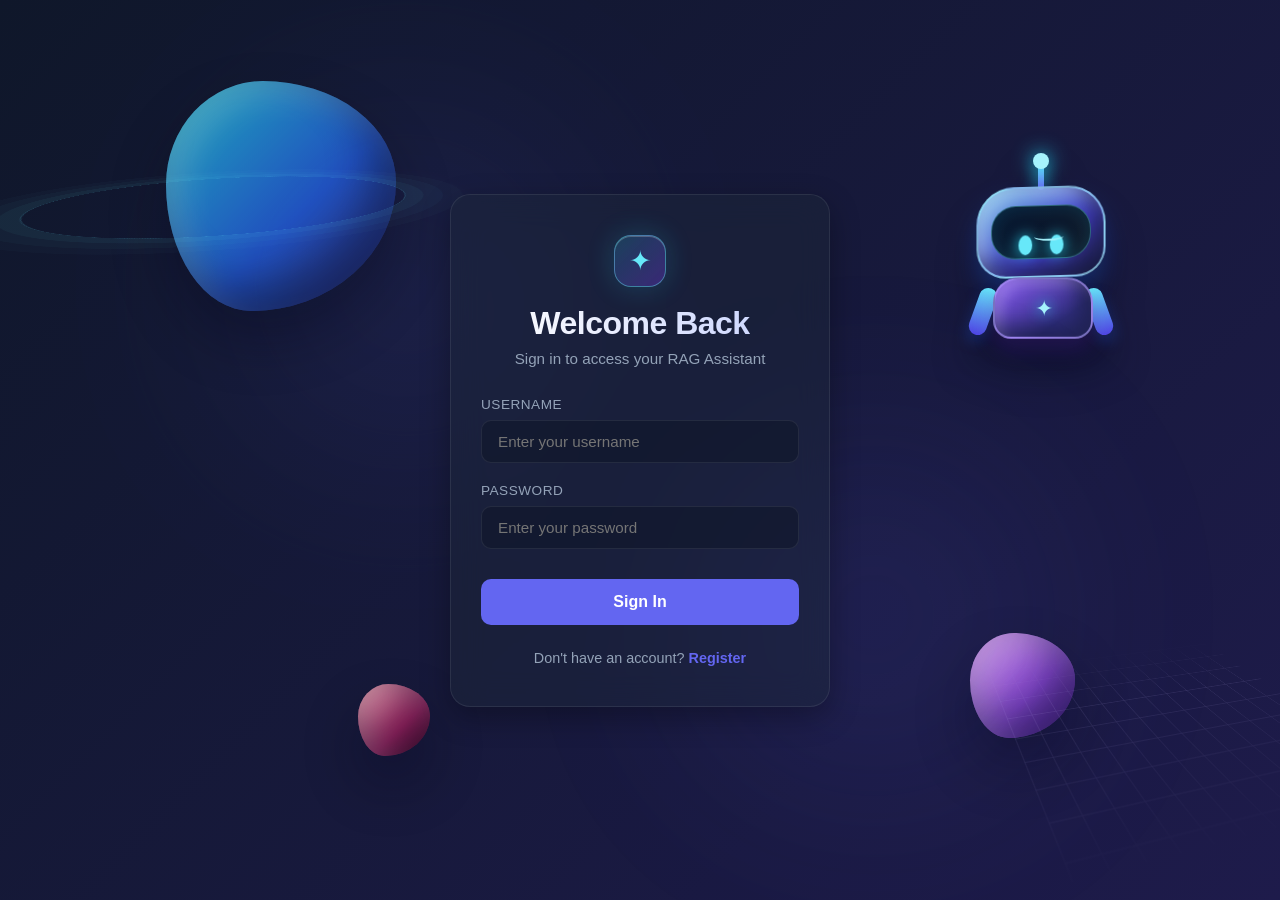
<file: frontend/index.html>
<!DOCTYPE html>
<html lang="en">

<head>

  <meta charset="UTF-8" />

  <meta name="viewport" content="width=device-width, initial-scale=1.0" />

  <title>RAG AI Assistant</title>


  <!-- Main CSS -->
  <link rel="stylesheet" href="style.css" />


  <!-- Component CSS -->
  <link rel="stylesheet" href="assets/css/navbar.css" />
  <link rel="stylesheet" href="assets/css/sidebar.css" />
  <link rel="stylesheet" href="assets/css/chat.css" />
  <link rel="stylesheet" href="assets/css/upload.css" />


</head>


<body>

  <div class="scene" aria-hidden="true">
    <div class="orb orb-cyan"></div>
    <div class="orb orb-violet"></div>
    <div class="orb orb-pink"></div>
    <div class="wireframe wireframe-left"></div>
    <div class="wireframe wireframe-right"></div>
  </div>

  <!-- Navbar -->

  <nav class="navbar">

    <div class="brand-lockup">
      <span class="brand-mark">✦</span>
      <div>
        <h1>RAG AI Assistant</h1>
        <p>Intelligent workspace for your knowledge</p>
      </div>
    </div>
    <div class="live-status"><span></span> LIVE AI WORKSPACE</div>

  </nav>




  <div class="layout">



    <!-- Sidebar -->

    <aside class="sidebar" id="sidebar">

      <!-- User Profile Header -->
      <div class="user-profile">
        <span id="user-display">Loading...</span>
        <button id="logout-btn" class="logout-btn">Logout</button>
      </div>

      <!-- Chat Sessions -->
      <div class="sidebar-section">
        <div class="section-header">
          <h3>Chat History</h3>
          <button id="new-chat-btn" class="new-chat-btn" title="New Chat">+</button>
        </div>
        <ul id="session-list">
          <!-- Dynamically populated -->
        </ul>
      </div>

      <h3>
        Collections
      </h3>


      <ul id="collection-list">

      </ul>




      <h3>
        Upload Documents
      </h3>


      <input
        type="file"
        id="file-input"
        multiple
        accept=".pdf,.docx,.txt,.csv,.xlsx,.xls"
        title="Select one or more files to upload"
      />


      <button id="upload-btn">

        Upload

      </button>


      <!--
        Shown only while a background upload job is running. Cancellation is
        cooperative: the backend stops after the current embedding batch, so
        anything already indexed stays searchable.
      -->
      <button id="cancel-upload-btn" hidden>

        Cancel

      </button>


      <div id="upload-status"></div>



    </aside>






    <!-- Chat Area -->

    <main class="chat-container">

      <header class="chat-hero">
        <div>
          <span class="eyebrow">YOUR KNOWLEDGE, AMPLIFIED</span>
          <h2>Ask anything.<br><strong>Discover everything.</strong></h2>
          <p>Chat with your documents using an AI workspace built for clarity.</p>
        </div>
        <div class="hero-chip"><span class="hero-chip-dot"></span> RAG ACTIVE</div>
      </header>



      <!-- Messages -->

      <div id="messages" class="messages">

      </div>





      <!-- Metadata Filter Panel -->
      <div class="filter-panel-wrapper" id="filter-panel-wrapper">

        <!-- Collapsible toggle header -->
        <button class="filter-toggle-btn" id="filter-toggle-btn" type="button" aria-expanded="false">
          <span class="filter-toggle-icon">🔍</span>
          <span class="filter-toggle-label">Metadata Filters</span>
          <span class="filter-active-dot" id="filter-active-dot"></span>
          <span class="filter-count-badge" id="filter-count-badge">0</span>
          <span class="filter-chevron">▼</span>
        </button>

        <!-- Collapsible body -->
        <div class="filter-panel-body" id="filter-panel-body">

          <!-- Filter rows are injected here dynamically -->
          <div id="filter-rows-container"></div>

          <p class="filter-hint">
            Fields stored in document metadata, e.g.: <code>source</code>, <code>file_type</code>, <code>author</code>, <code>page</code>
          </p>

          <!-- Action buttons -->
          <div class="filter-actions">
            <button class="filter-add-btn" id="filter-add-btn" type="button">＋ Add Filter</button>
            <button class="filter-clear-btn" id="filter-clear-btn" type="button">✕ Clear All</button>
          </div>

        </div>
      </div>


      <!-- Input Area -->

      <div class="chat-input">



        <input type="text" id="chat-input" placeholder="Ask something about your documents..." />




        <!-- RAG Toggle -->

        <label class="rag-option">


          <input type="checkbox" id="rag-toggle" checked />


          Use uploaded documents


        </label>





        <button id="send-btn">

          Send

        </button>




      </div>



    </main>




  </div>





  <!-- JavaScript Files -->
  <script src="assets/js/auth.js"></script>
  <script src="assets/js/api.js"></script>
  <script src="assets/js/upload.js"></script>
  <script src="assets/js/chat.js"></script>
  <script src="assets/js/ui.js"></script>
  <script src="script.js"></script>




</body>

</html>
</file>
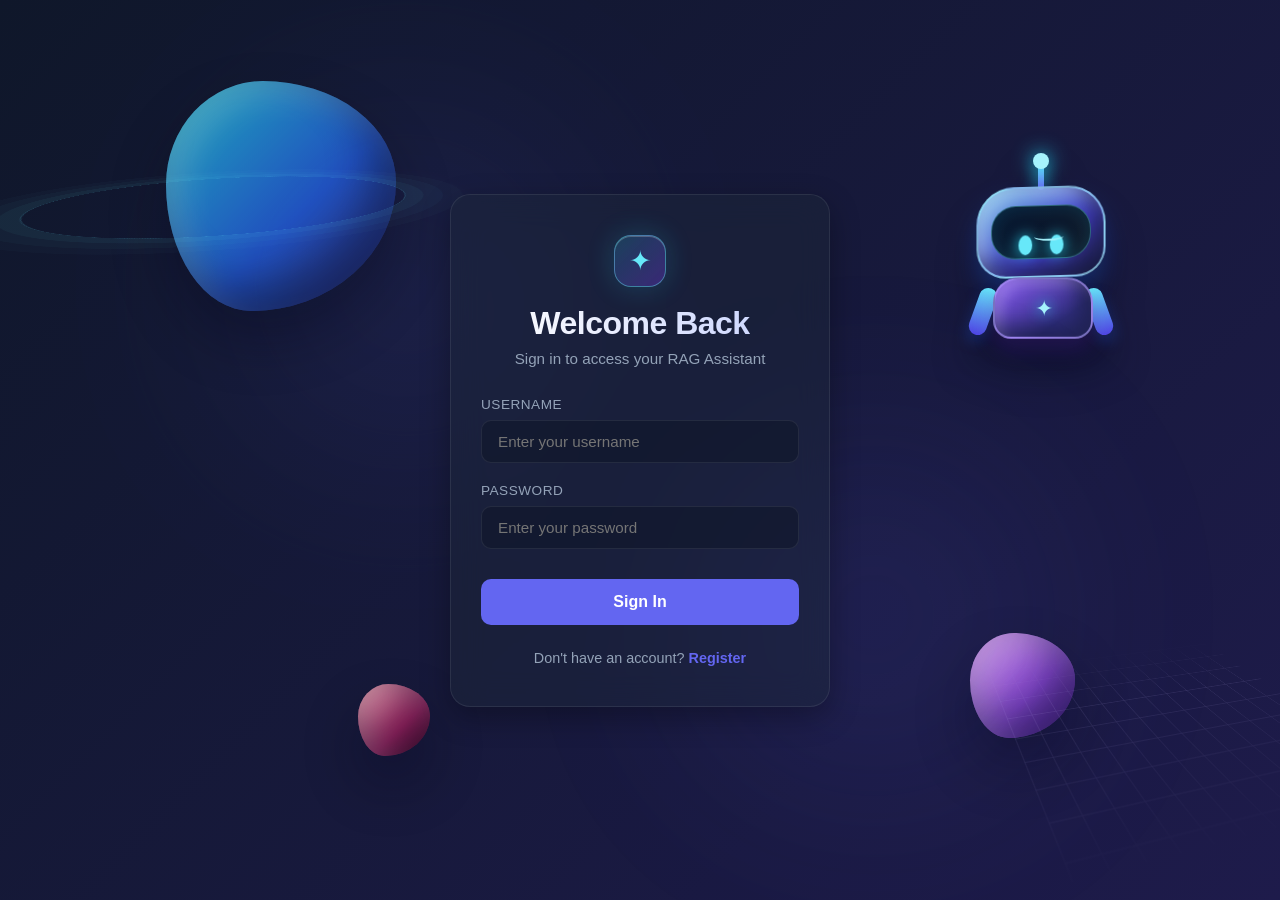
<file: frontend/login.html>
<!DOCTYPE html>
<html lang="en">
<head>
  <meta charset="UTF-8">
  <meta name="viewport" content="width=device-width, initial-scale=1.0">
  <title>Login - RAG AI Assistant</title>
  <style>
    :root {
      --bg-gradient: linear-gradient(135deg, #0f172a 0%, #1e1b4b 100%);
      --glass-bg: rgba(30, 41, 59, 0.45);
      --glass-border: rgba(255, 255, 255, 0.08);
      --text-main: #f8fafc;
      --text-muted: #94a3b8;
      --primary: #6366f1;
      --primary-hover: #4f46e5;
      --error-color: #f87171;
      --success-color: #4ade80;
      --input-bg: rgba(15, 23, 42, 0.6);
    }

    * {
      box-sizing: border-box;
      margin: 0;
      padding: 0;
      font-family: 'Outfit', 'Inter', -apple-system, BlinkMacSystemFont, "Segoe UI", Roboto, sans-serif;
    }

    body {
      background: var(--bg-gradient);
      min-height: 100vh;
      display: flex;
      justify-content: center;
      align-items: center;
      color: var(--text-main);
      overflow: hidden;
      position: relative;
    }

    .login-scene {
      position: fixed;
      inset: 0;
      overflow: hidden;
      pointer-events: none;
      z-index: 0;
      perspective: 900px;
    }

    .login-orb {
      position: absolute;
      border-radius: 42% 58% 63% 37% / 45% 44% 56% 55%;
      transform-style: preserve-3d;
      box-shadow:
        inset -22px -25px 42px rgba(2, 6, 23, 0.42),
        inset 18px 15px 30px rgba(255, 255, 255, 0.22),
        0 28px 60px rgba(2, 6, 23, 0.42);
      animation: login-float 12s ease-in-out infinite alternate;
    }

    .login-orb-main {
      width: 230px;
      height: 230px;
      top: 9%;
      left: 13%;
      opacity: 0.75;
      background: linear-gradient(135deg, #22d3ee 5%, #2563eb 58%, #312e81);
    }

    .login-orb-small {
      width: 105px;
      height: 105px;
      right: 16%;
      bottom: 18%;
      opacity: 0.82;
      background: linear-gradient(135deg, #f0abfc, #a855f7 58%, #4c1d95);
      animation-delay: -4s;
    }

    .login-orb-pink {
      width: 72px;
      height: 72px;
      left: 28%;
      bottom: 16%;
      opacity: 0.8;
      background: linear-gradient(135deg, #fda4af, #db2777 60%, #500724);
      animation-delay: -8s;
    }

    .login-ring {
      position: absolute;
      width: 350px;
      height: 350px;
      left: 4%;
      top: 3%;
      border: 1px solid rgba(103, 232, 249, 0.22);
      border-radius: 50%;
      transform: rotateX(65deg) rotateZ(-28deg);
      box-shadow:
        0 0 0 18px rgba(103, 232, 249, 0.035),
        0 0 0 38px rgba(103, 232, 249, 0.025),
        0 0 0 58px rgba(103, 232, 249, 0.015);
      animation: login-spin 22s linear infinite;
    }

    .login-grid {
      position: absolute;
      right: -40px;
      bottom: 8%;
      width: 310px;
      height: 220px;
      opacity: 0.22;
      background-image:
        linear-gradient(rgba(196, 181, 253, 0.45) 1px, transparent 1px),
        linear-gradient(90deg, rgba(196, 181, 253, 0.45) 1px, transparent 1px);
      background-size: 26px 26px;
      transform: perspective(500px) rotateX(62deg) rotateZ(-12deg);
      mask-image: linear-gradient(to bottom, transparent, #000 35%, transparent);
      animation: login-grid-drift 9s ease-in-out infinite alternate;
    }

    .bot-mascot {
      position: absolute;
      right: 12%;
      top: 18%;
      width: 170px;
      height: 190px;
      transform-style: preserve-3d;
      animation: bot-hover 4.5s ease-in-out infinite;
      filter: drop-shadow(0 28px 18px rgba(2, 6, 23, 0.42));
      pointer-events: auto;
      cursor: pointer;
      user-select: none;
    }

    .bot-mascot::after {
      content: "";
      position: absolute;
      inset: -18px;
      border: 1px solid rgba(103, 232, 249, 0);
      border-radius: 46%;
      transform: scale(0.7);
      opacity: 0;
    }

    .bot-mascot.is-excited {
      animation: bot-excited 0.85s cubic-bezier(.2, .8, .2, 1);
    }

    .bot-mascot.is-excited::after {
      animation: bot-ripple 0.85s ease-out;
    }

    .bot-mascot.is-excited .bot-arm-left {
      animation: bot-wave-left 0.85s ease-in-out;
    }

    .bot-mascot.is-excited .bot-arm-right {
      animation: bot-wave-right 0.85s ease-in-out;
    }

    .bot-mascot.is-excited .bot-eye {
      animation: bot-happy-eyes 0.85s ease-in-out;
    }

    .bot-mascot.is-excited .bot-body::before {
      animation: bot-heart 0.85s ease-in-out;
    }

    .bot-antenna {
      position: absolute;
      top: 0;
      left: 82px;
      width: 6px;
      height: 28px;
      border-radius: 6px;
      background: linear-gradient(#67e8f9, #6366f1);
      box-shadow: 0 0 16px #22d3ee;
    }

    .bot-antenna::before {
      content: "";
      position: absolute;
      top: -9px;
      left: -5px;
      width: 16px;
      height: 16px;
      border-radius: 50%;
      background: #a5f3fc;
      box-shadow: 0 0 20px #22d3ee;
      animation: bot-blink 2s ease-in-out infinite;
    }

    .bot-head {
      position: absolute;
      top: 24px;
      left: 19px;
      width: 132px;
      height: 92px;
      border: 2px solid rgba(165, 243, 252, 0.65);
      border-radius: 38px 38px 30px 30px;
      background: linear-gradient(145deg, rgba(125, 211, 252, 0.9), rgba(79, 70, 229, 0.86) 62%, rgba(30, 27, 75, 0.95));
      box-shadow: inset -15px -13px 20px rgba(15, 23, 42, 0.5), inset 10px 9px 15px rgba(255, 255, 255, 0.28), 0 14px 25px rgba(37, 99, 235, 0.3);
      transform: rotateX(8deg) rotateY(-12deg);
    }

    .bot-face {
      position: absolute;
      inset: 17px 13px;
      border-radius: 25px;
      background: linear-gradient(135deg, #07152f, #111827);
      border: 1px solid rgba(103, 232, 249, 0.4);
      box-shadow: inset 0 0 22px rgba(34, 211, 238, 0.16);
    }

    .bot-eye {
      position: absolute;
      top: 29px;
      width: 14px;
      height: 20px;
      border-radius: 50%;
      background: #67e8f9;
      box-shadow: 0 0 15px #22d3ee;
      animation: bot-blink 3.2s ease-in-out infinite;
    }

    .bot-eye-left { left: 27px; }
    .bot-eye-right { right: 27px; animation-delay: 0.1s; }

    .bot-mouth {
      position: absolute;
      left: 43px;
      bottom: 17px;
      width: 30px;
      height: 8px;
      border-bottom: 2px solid #a5f3fc;
      border-radius: 50%;
    }

    .bot-body {
      position: absolute;
      left: 37px;
      top: 115px;
      width: 100px;
      height: 62px;
      border: 2px solid rgba(196, 181, 253, 0.5);
      border-radius: 26px 26px 18px 18px;
      background: linear-gradient(145deg, #8b5cf6, #312e81 70%);
      box-shadow: inset -12px -10px 20px rgba(15, 23, 42, 0.5), inset 8px 7px 12px rgba(255, 255, 255, 0.18), 0 12px 20px rgba(76, 29, 149, 0.3);
      transform: rotateX(8deg);
    }

    .bot-body::before {
      content: "✦";
      position: absolute;
      left: 40px;
      top: 17px;
      color: #a5f3fc;
      font-size: 22px;
      text-shadow: 0 0 14px #22d3ee;
    }

    .bot-arm {
      position: absolute;
      top: 125px;
      width: 18px;
      height: 49px;
      border-radius: 15px;
      background: linear-gradient(#67e8f9, #4f46e5);
      box-shadow: 0 8px 14px rgba(37, 99, 235, 0.25);
    }

    .bot-arm-left { left: 18px; transform: rotate(20deg); }
    .bot-arm-right { right: 18px; transform: rotate(-20deg); }

    @keyframes bot-hover {
      0%, 100% { transform: translateY(0) rotateY(-8deg) rotateZ(-2deg); }
      50% { transform: translateY(-16px) rotateY(8deg) rotateZ(2deg); }
    }

    @keyframes bot-excited {
      0% { transform: translateY(0) rotateZ(0) scale(1); }
      25% { transform: translateY(-22px) rotateZ(-8deg) scale(1.08); }
      50% { transform: translateY(-6px) rotateZ(8deg) scale(1.04); }
      75% { transform: translateY(-18px) rotateZ(-4deg) scale(1.06); }
      100% { transform: translateY(0) rotateZ(0) scale(1); }
    }

    @keyframes bot-ripple {
      0% { opacity: 0.65; transform: scale(0.7); border-color: rgba(103, 232, 249, 0.65); }
      100% { opacity: 0; transform: scale(1.35); border-color: rgba(167, 139, 250, 0); }
    }

    @keyframes bot-wave-left {
      50% { transform: rotate(48deg) translateY(-8px); }
    }

    @keyframes bot-wave-right {
      50% { transform: rotate(-48deg) translateY(-8px); }
    }

    @keyframes bot-happy-eyes {
      50% { transform: scaleY(0.2) scaleX(1.2); background: #f0abfc; }
    }

    @keyframes bot-heart {
      50% { transform: scale(1.35); color: #f0abfc; text-shadow: 0 0 24px #f0abfc; }
    }

    @keyframes bot-blink {
      0%, 44%, 48%, 100% { transform: scaleY(1); opacity: 1; }
      46% { transform: scaleY(0.12); opacity: 0.6; }
    }

    @keyframes login-float {
      0% { transform: translate3d(-16px, 12px, 0) rotate(-9deg) scale(0.94); }
      100% { transform: translate3d(20px, -20px, 80px) rotate(16deg) scale(1.08); }
    }

    @keyframes login-spin {
      to { transform: rotateX(65deg) rotateZ(332deg); }
    }

    @keyframes login-grid-drift {
      to { transform: perspective(500px) rotateX(62deg) rotateZ(-5deg) translateY(-16px); }
    }

    /* Animated background glows */
    body::before, body::after {
      content: "";
      position: absolute;
      width: 300px;
      height: 300px;
      border-radius: 50%;
      background: var(--primary);
      filter: blur(120px);
      opacity: 0.15;
      z-index: 0;
    }

    body::before {
      top: 15%;
      left: 20%;
    }

    body::after {
      bottom: 15%;
      right: 20%;
    }

    .container {
      position: relative;
      z-index: 2;
      width: 100%;
      max-width: 420px;
      padding: 20px;
    }

    .glass-card {
      background: var(--glass-bg);
      backdrop-filter: blur(16px);
      -webkit-backdrop-filter: blur(16px);
      border: 1px solid var(--glass-border);
      border-radius: 20px;
      padding: 40px 30px;
      box-shadow: 0 10px 30px rgba(0, 0, 0, 0.3);
      text-align: center;
    }

    .brand-symbol {
      display: grid;
      place-items: center;
      width: 52px;
      height: 52px;
      margin: 0 auto 18px;
      border: 1px solid rgba(103, 232, 249, 0.42);
      border-radius: 17px;
      color: #67e8f9;
      background: linear-gradient(135deg, rgba(34, 211, 238, 0.18), rgba(124, 58, 237, 0.34));
      box-shadow: 0 0 28px rgba(34, 211, 238, 0.2), inset 0 1px rgba(255, 255, 255, 0.22);
      font-size: 27px;
      animation: symbol-pulse 3s ease-in-out infinite;
    }

    @keyframes symbol-pulse {
      50% { transform: translateY(-4px) rotate(4deg); box-shadow: 0 0 42px rgba(34, 211, 238, 0.3), inset 0 1px rgba(255, 255, 255, 0.3); }
    }

    h2 {
      font-size: 2rem;
      font-weight: 700;
      margin-bottom: 8px;
      letter-spacing: -0.5px;
      background: linear-gradient(to right, #ffffff, #c7d2fe);
      -webkit-background-clip: text;
      -webkit-text-fill-color: transparent;
    }

    .subtitle {
      color: var(--text-muted);
      font-size: 0.95rem;
      margin-bottom: 30px;
    }

    .form-group {
      margin-bottom: 20px;
      text-align: left;
    }

    label {
      display: block;
      font-size: 0.85rem;
      color: var(--text-muted);
      margin-bottom: 8px;
      font-weight: 500;
      text-transform: uppercase;
      letter-spacing: 0.5px;
    }

    input {
      width: 100%;
      padding: 12px 16px;
      background: var(--input-bg);
      border: 1px solid var(--glass-border);
      border-radius: 10px;
      color: var(--text-main);
      font-size: 0.95rem;
      transition: all 0.3s ease;
    }

    input:focus {
      outline: none;
      border-color: var(--primary);
      box-shadow: 0 0 0 3px rgba(99, 102, 241, 0.2);
    }

    .btn {
      width: 100%;
      padding: 14px;
      background: var(--primary);
      border: none;
      border-radius: 10px;
      color: white;
      font-size: 1rem;
      font-weight: 600;
      cursor: pointer;
      transition: all 0.3s ease;
      margin-top: 10px;
    }

    .btn:hover {
      background: var(--primary-hover);
      transform: translateY(-1px);
    }

    .btn:active {
      transform: translateY(0);
    }

    .toggle-text {
      margin-top: 25px;
      font-size: 0.9rem;
      color: var(--text-muted);
    }

    .toggle-link {
      color: var(--primary);
      text-decoration: none;
      font-weight: 600;
      cursor: pointer;
    }

    .toggle-link:hover {
      text-decoration: underline;
    }

    /* Status Alerts */
    .alert {
      padding: 12px;
      border-radius: 10px;
      font-size: 0.9rem;
      margin-bottom: 20px;
      display: none;
      text-align: left;
    }

    .alert-error {
      background: rgba(248, 113, 113, 0.15);
      border: 1px solid rgba(248, 113, 113, 0.3);
      color: var(--error-color);
    }

    .alert-success {
      background: rgba(74, 222, 128, 0.15);
      border: 1px solid rgba(74, 222, 128, 0.3);
      color: var(--success-color);
    }

    @media (max-width: 700px) {
      .login-orb-main { left: -80px; top: 3%; }
      .login-ring { left: -130px; top: -30px; }
      .login-grid { right: -100px; }
      .login-orb-small { right: -20px; bottom: 8%; }
      .bot-mascot { right: -30px; top: 7%; transform: scale(0.7); }
    }

    @media (prefers-reduced-motion: reduce) {
      .login-orb, .login-ring, .login-grid, .brand-symbol, .bot-mascot, .bot-eye, .bot-antenna::before { animation: none; }
    }
  </style>
</head>
<body>

  <div class="login-scene" aria-hidden="true">
    <div class="login-orb login-orb-main"></div>
    <div class="login-orb login-orb-small"></div>
    <div class="login-orb login-orb-pink"></div>
    <div class="login-ring"></div>
    <div class="login-grid"></div>
    <div class="bot-mascot">
      <div class="bot-antenna"></div>
      <div class="bot-head">
        <div class="bot-face">
          <span class="bot-eye bot-eye-left"></span>
          <span class="bot-eye bot-eye-right"></span>
          <span class="bot-mouth"></span>
        </div>
      </div>
      <div class="bot-arm bot-arm-left"></div>
      <div class="bot-arm bot-arm-right"></div>
      <div class="bot-body"></div>
    </div>
  </div>

  <div class="container">
    <div class="glass-card">
      <div class="brand-symbol">✦</div>
      <h2 id="form-title">Welcome Back</h2>
      <p class="subtitle" id="form-subtitle">Sign in to access your RAG Assistant</p>

      <div id="alert-box" class="alert"></div>

      <form id="auth-form">
        <div class="form-group">
          <label for="username">Username</label>
          <input type="text" id="username" placeholder="Enter your username" required autocomplete="username">
        </div>
        <div class="form-group">
          <label for="password">Password</label>
          <input type="password" id="password" placeholder="Enter your password" required autocomplete="current-password">
        </div>
        <button type="submit" class="btn" id="submit-btn">Sign In</button>
      </form>

      <p class="toggle-text">
        <span id="toggle-desc">Don't have an account?</span>
        <span class="toggle-link" id="toggle-mode-btn">Register</span>
      </p>
    </div>
  </div>

  <script>
    const API_BASE = "http://localhost:8001";
    let isLoginMode = true;

    // Elements
    const formTitle = document.getElementById("form-title");
    const formSubtitle = document.getElementById("form-subtitle");
    const authForm = document.getElementById("auth-form");
    const usernameInput = document.getElementById("username");
    const passwordInput = document.getElementById("password");
    const submitBtn = document.getElementById("submit-btn");
    const toggleDesc = document.getElementById("toggle-desc");
    const toggleModeBtn = document.getElementById("toggle-mode-btn");
    const alertBox = document.getElementById("alert-box");
    const botMascot = document.querySelector(".bot-mascot");

    botMascot.addEventListener("click", () => {
      botMascot.classList.remove("is-excited");
      void botMascot.offsetWidth;
      botMascot.classList.add("is-excited");
      window.setTimeout(() => botMascot.classList.remove("is-excited"), 900);
    });

    // Toggle Mode
    toggleModeBtn.addEventListener("click", () => {
      isLoginMode = !isLoginMode;
      alertBox.style.display = "none";
      authForm.reset();

      if (isLoginMode) {
        formTitle.textContent = "Welcome Back";
        formSubtitle.textContent = "Sign in to access your RAG Assistant";
        submitBtn.textContent = "Sign In";
        toggleDesc.textContent = "Don't have an account?";
        toggleModeBtn.textContent = "Register";
        passwordInput.placeholder = "Enter your password";
      } else {
        formTitle.textContent = "Create Account";
        formSubtitle.textContent = "Sign up to start chatting with your docs";
        submitBtn.textContent = "Register";
        toggleDesc.textContent = "Already have an account?";
        toggleModeBtn.textContent = "Sign In";
        passwordInput.placeholder = "Choose a strong password (min 6 chars)";
      }
    });

    // Form Submit Handler
    authForm.addEventListener("submit", async (e) => {
      e.preventDefault();
      alertBox.style.display = "none";

      const username = usernameInput.value.trim();
      const password = passwordInput.value;

      if (!username || !password) return;

      if (!isLoginMode && password.length < 6) {
        showAlert("error", "Password must be at least 6 characters long.");
        return;
      }

      submitBtn.disabled = true;
      submitBtn.textContent = isLoginMode ? "Signing In..." : "Registering...";

      try {
        const endpoint = isLoginMode ? "/auth/login" : "/auth/register";
        const response = await fetch(`${API_BASE}${endpoint}`, {
          method: "POST",
          headers: {
            "Content-Type": "application/json"
          },
          body: JSON.stringify({ username, password })
        });

        const result = await response.json();

        if (response.ok && result.status === "success") {
          if (isLoginMode) {
            // Save token info
            localStorage.setItem("access_token", result.data.access_token);
            localStorage.setItem("username", result.data.username);
            localStorage.setItem("role", result.data.role);
            
            showAlert("success", "Login successful! Redirecting...");
            setTimeout(() => {
              window.location.href = "index.html";
            }, 1000);
          } else {
            showAlert("success", "Registration successful! You can now log in.");
            setTimeout(() => {
              toggleModeBtn.click(); // Switch to login mode
            }, 1500);
          }
        } else {
          showAlert("error", result.detail || result.message || "An error occurred during authentication.");
        }
      } catch (err) {
        console.error("Auth error:", err);
        showAlert("error", "Failed to connect to the backend server. Please verify it is running.");
      } finally {
        submitBtn.disabled = false;
        submitBtn.textContent = isLoginMode ? "Sign In" : "Register";
      }
    });

    function showAlert(type, message) {
      alertBox.textContent = message;
      alertBox.className = `alert alert-${type}`;
      alertBox.style.display = "block";
    }

    // Direct redirection if already logged in
    document.addEventListener("DOMContentLoaded", () => {
      const token = localStorage.getItem("access_token");
      if (token) {
        window.location.href = "index.html";
      }
    });
  </script>
</body>
</html>
</file>
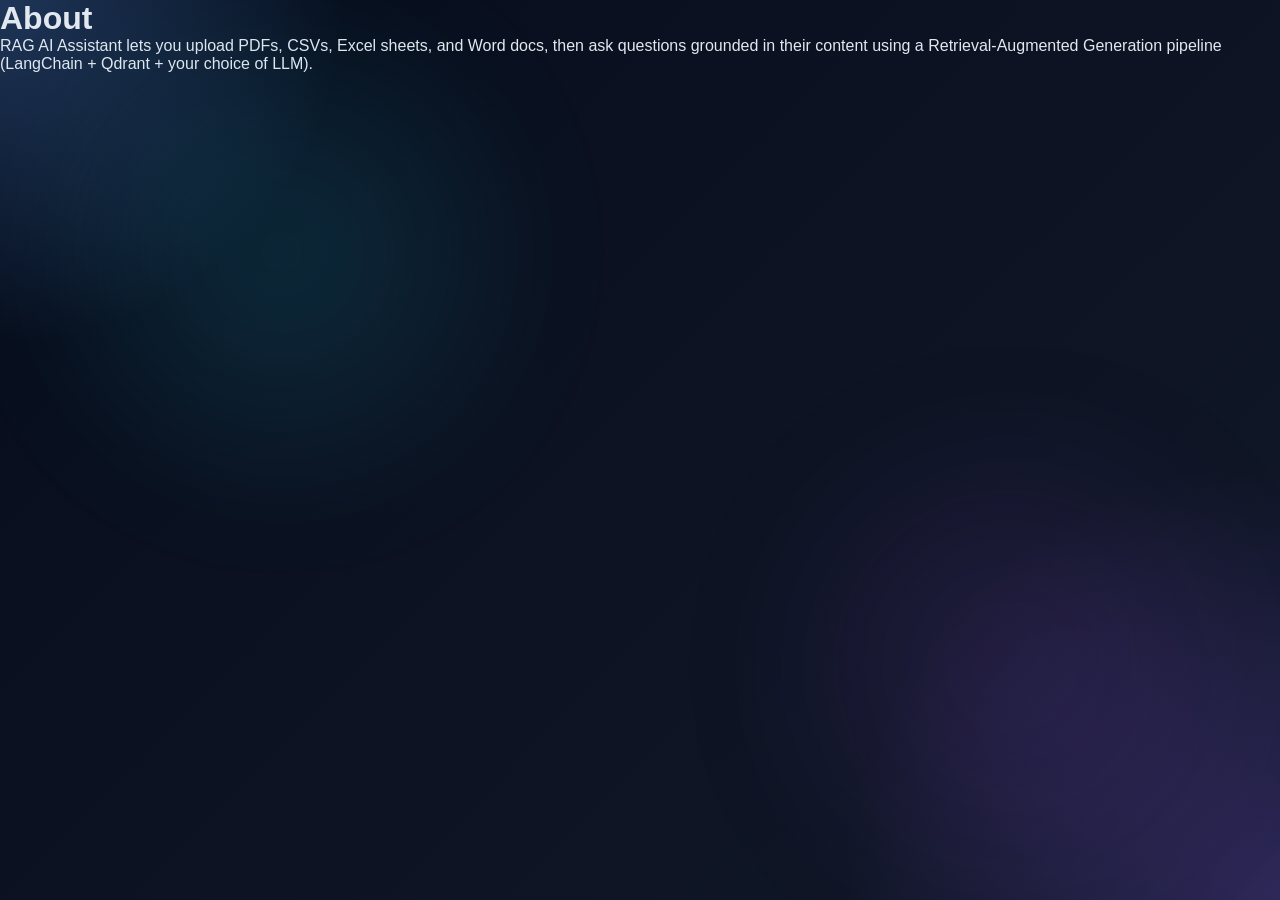
<file: frontend/pages/about.html>
<!DOCTYPE html>
<html lang="en">
<head>
  <meta charset="UTF-8" />
  <title>About — RAG AI Assistant</title>
  <link rel="stylesheet" href="../style.css" />
</head>
<body>
  <h1>About</h1>
  <p>
    RAG AI Assistant lets you upload PDFs, CSVs, Excel sheets, and Word docs,
    then ask questions grounded in their content using a Retrieval-Augmented
    Generation pipeline (LangChain + Qdrant + your choice of LLM).
  </p>
</body>
</html>
</file>
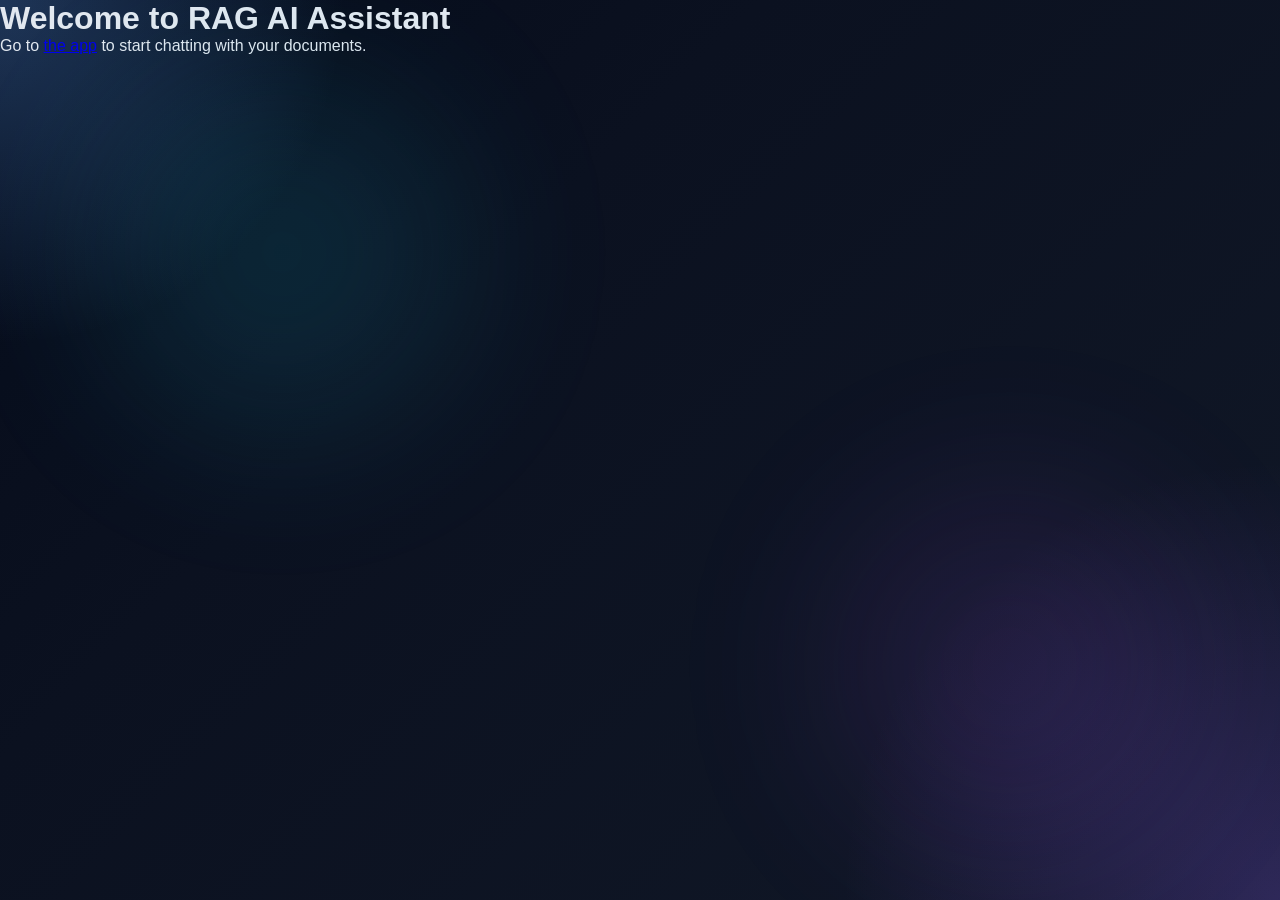
<file: frontend/pages/home.html>
<!DOCTYPE html>
<html lang="en">
<head>
  <meta charset="UTF-8" />
  <title>RAG AI Assistant — Home</title>
  <link rel="stylesheet" href="../style.css" />
</head>
<body>
  <h1>Welcome to RAG AI Assistant</h1>
  <p>Go to <a href="../index.html">the app</a> to start chatting with your documents.</p>
</body>
</html>
</file>
<file: frontend/style.css>
* {
  box-sizing: border-box;
  margin: 0;
  padding: 0;
  font-family: Inter, "Segoe UI", sans-serif;
}

html, body {
  height: 100%;
}

body {
  display: flex;
  flex-direction: column;
  min-height: 100vh;
  background:
    radial-gradient(circle at top left, rgba(96, 165, 250, 0.28), transparent 22%),
    radial-gradient(circle at bottom right, rgba(139, 92, 246, 0.24), transparent 28%),
    linear-gradient(135deg, #050b1a 0%, #0b1120 35%, #111827 100%);
  color: #e2e8f0;
  overflow: hidden;
  position: relative;
}

body::before,
body::after {
  content: "";
  position: fixed;
  width: 360px;
  height: 360px;
  border-radius: 50%;
  filter: blur(90px);
  pointer-events: none;
  opacity: 0.38;
  z-index: 0;
}

body::before {
  top: 8%;
  left: 8%;
  background: rgba(34, 211, 238, 0.33);
}

body::after {
  right: 7%;
  bottom: 6%;
  background: rgba(168, 85, 247, 0.3);
}

.scene {
  position: fixed;
  inset: 0;
  z-index: 0;
  overflow: hidden;
  pointer-events: none;
  perspective: 900px;
}

.orb {
  position: absolute;
  width: 170px;
  height: 170px;
  border-radius: 42% 58% 63% 37% / 45% 44% 56% 55%;
  opacity: 0.34;
  filter: blur(1px);
  transform-style: preserve-3d;
  box-shadow: inset -22px -26px 45px rgba(2, 6, 23, 0.35),
    inset 18px 16px 35px rgba(255, 255, 255, 0.22),
    0 25px 55px rgba(2, 6, 23, 0.3);
  animation: float-orb 14s ease-in-out infinite alternate;
}

.orb-cyan {
  top: 17%;
  left: 38%;
  background: linear-gradient(135deg, #22d3ee, #2563eb 62%, #172554);
}

.orb-violet {
  right: 13%;
  top: 18%;
  width: 110px;
  height: 110px;
  background: linear-gradient(135deg, #c084fc, #7c3aed 65%, #312e81);
  animation-delay: -5s;
}

.orb-pink {
  left: 23%;
  bottom: 10%;
  width: 90px;
  height: 90px;
  background: linear-gradient(135deg, #f9a8d4, #db2777 62%, #4c0519);
  animation-delay: -9s;
}

.wireframe {
  position: absolute;
  width: 250px;
  height: 250px;
  border: 1px solid rgba(125, 211, 252, 0.15);
  transform: rotateX(68deg) rotateZ(28deg);
  box-shadow: 0 0 0 14px rgba(125, 211, 252, 0.025),
    0 0 0 28px rgba(125, 211, 252, 0.02),
    0 0 0 42px rgba(125, 211, 252, 0.015);
  animation: spin-wireframe 24s linear infinite;
}

.wireframe-left {
  left: -80px;
  bottom: 5%;
}

.wireframe-right {
  right: -90px;
  top: 10%;
  border-color: rgba(196, 181, 253, 0.14);
  animation-direction: reverse;
}

@keyframes float-orb {
  0% { transform: translate3d(-18px, 12px, 0) rotate(-8deg) scale(0.94); }
  100% { transform: translate3d(22px, -24px, 80px) rotate(18deg) scale(1.08); }
}

@keyframes spin-wireframe {
  to { transform: rotateX(68deg) rotateZ(388deg); }
}

.layout {
  position: relative;
  z-index: 1;
  flex: 1;
  display: flex;
  gap: 20px;
  width: 100%;
  max-width: 1680px;
  margin: 0 auto;
  padding: 18px 20px 24px;
}

main.chat-container {
  flex: 1;
  display: flex;
  flex-direction: column;
  padding: 18px 18px 14px;
  border: 1px solid rgba(148, 163, 184, 0.18);
  border-radius: 28px;
  background: rgba(10, 15, 27, 0.7);
  backdrop-filter: blur(18px);
  -webkit-backdrop-filter: blur(18px);
  box-shadow: 0 24px 60px rgba(2, 6, 23, 0.45), inset 0 1px 0 rgba(255, 255, 255, 0.05);
}

.chat-hero {
  display: flex;
  align-items: flex-start;
  justify-content: space-between;
  gap: 20px;
  padding: 14px 8px 18px;
}

.eyebrow {
  display: block;
  margin-bottom: 8px;
  color: #67e8f9;
  font-size: 10px;
  font-weight: 800;
  letter-spacing: 0.18em;
}

.chat-hero h2 {
  color: #f8fafc;
  font-size: clamp(1.5rem, 2.6vw, 2.45rem);
  line-height: 1.03;
  letter-spacing: -0.055em;
}

.chat-hero h2 strong {
  background: linear-gradient(90deg, #67e8f9, #a78bfa 65%, #f0abfc);
  background-clip: text;
  -webkit-background-clip: text;
  -webkit-text-fill-color: transparent;
}

.chat-hero p {
  margin-top: 10px;
  color: #94a3b8;
  font-size: 0.88rem;
}

.hero-chip,
.live-status {
  display: inline-flex;
  align-items: center;
  gap: 8px;
  border: 1px solid rgba(103, 232, 249, 0.25);
  border-radius: 999px;
  background: rgba(34, 211, 238, 0.08);
  color: #a5f3fc;
  font-size: 10px;
  font-weight: 800;
  letter-spacing: 0.1em;
  padding: 8px 12px;
  white-space: nowrap;
  box-shadow: 0 0 20px rgba(34, 211, 238, 0.08);
}

.hero-chip-dot,
.live-status span {
  width: 7px;
  height: 7px;
  border-radius: 50%;
  background: #22d3ee;
  box-shadow: 0 0 12px #22d3ee;
  animation: pulse-live 1.8s ease-in-out infinite;
}

@keyframes pulse-live {
  50% { opacity: 0.45; transform: scale(0.7); }
}

button,
input,
select {
  font: inherit;
}

#messages {
  background: linear-gradient(180deg, rgba(15, 23, 42, 0.45), rgba(15, 23, 42, 0.2));
  border: 1px solid rgba(148, 163, 184, 0.14);
  border-radius: 20px;
  padding: 18px;
  box-shadow: inset 0 1px 0 rgba(255, 255, 255, 0.02);
}

#chat-input,
#send-btn,
.filter-panel-wrapper,
.filter-row,
.filter-toggle-btn,
#upload-btn,
#file-input,
#collection-list li,
.sidebar,
.navbar,
.message {
  transition: transform 0.2s ease, box-shadow 0.2s ease, border-color 0.2s ease;
}

@media (max-width: 900px) {
  body { overflow: auto; }
  .navbar { margin: 10px; }
  .layout { flex-direction: column; padding: 8px 10px 18px; }
  .sidebar { width: 100%; max-height: 330px; }
  main.chat-container { min-height: 620px; }
  .orb-cyan { left: 65%; }
}

@media (max-width: 620px) {
  .navbar h1 { font-size: 0.9rem; }
  .navbar p { display: none; }
  .live-status { display: none; }
  .chat-hero { padding-top: 4px; }
  .hero-chip { display: none; }
  .chat-input { flex-wrap: wrap; }
  .chat-input input { flex-basis: 100%; }
  .rag-option { order: 2; }
  .chat-input button { margin-left: auto; }
}

@media (prefers-reduced-motion: reduce) {
  .orb, .wireframe, .hero-chip-dot, .live-status span { animation: none; }
}
</file>
<file: frontend/assets/css/navbar.css>
.navbar {
  position: relative;
  z-index: 1;
  background: rgba(15, 23, 42, 0.72);
  border: 1px solid rgba(148, 163, 184, 0.18);
  border-radius: 22px;
  padding: 16px 22px;
  box-shadow: 0 16px 40px rgba(15, 23, 42, 0.2);
  backdrop-filter: blur(14px);
  -webkit-backdrop-filter: blur(14px);
}

.navbar h1 {
  font-size: 1.1rem;
  letter-spacing: 0.08em;
  font-weight: 800;
  color: #f8fafc;
  text-transform: uppercase;
  background: linear-gradient(90deg, #f8fafc, #93c5fd, #c4b5fd);
  -webkit-background-clip: text;
  background-clip: text;
  -webkit-text-fill-color: transparent;
}

.brand-lockup {
  display: flex;
  align-items: center;
  gap: 12px;
}

.brand-mark {
  display: grid;
  place-items: center;
  width: 36px;
  height: 36px;
  border: 1px solid rgba(103, 232, 249, 0.4);
  border-radius: 12px;
  color: #67e8f9;
  background: linear-gradient(135deg, rgba(34, 211, 238, 0.2), rgba(124, 58, 237, 0.3));
  box-shadow: 0 0 22px rgba(34, 211, 238, 0.18), inset 0 1px rgba(255, 255, 255, 0.2);
  font-size: 20px;
}

.brand-lockup p {
  margin-top: 3px;
  color: #64748b;
  font-size: 11px;
  letter-spacing: 0.02em;
}

.navbar {
  display: flex;
  justify-content: space-between;
  align-items: center;
  margin: 12px 20px 0;
}
</file>
<file: frontend/assets/css/sidebar.css>
.sidebar {
  width: 310px;
  background: rgba(15, 23, 42, 0.78);
  border: 1px solid rgba(148, 163, 184, 0.18);
  border-radius: 28px;
  padding: 18px 16px;
  display: flex;
  flex-direction: column;
  color: #f8fafc;
  overflow-y: auto;
  backdrop-filter: blur(18px);
  -webkit-backdrop-filter: blur(18px);
  box-shadow: 0 24px 60px rgba(15, 23, 42, 0.4);
}

.sidebar h3 {
  margin: 18px 0 10px;
  font-size: 10px;
  font-weight: 700;
  text-transform: uppercase;
  letter-spacing: 0.12em;
  color: #94a3b8;
}

.sidebar ul {
  list-style: none;
  margin-bottom: 18px;
}

.sidebar li {
  display: flex;
  align-items: center;
  justify-content: space-between;
  padding: 10px 12px;
  border-radius: 12px;
  cursor: pointer;
  font-size: 13px;
  color: #dbeafe;
  background: rgba(15, 23, 42, 0.25);
  border: 1px solid rgba(148, 163, 184, 0.08);
  transition: all 0.2s ease;
  margin-bottom: 6px;
}

.sidebar li:hover {
  transform: translateY(-1px);
  background: rgba(99, 102, 241, 0.16);
  color: #f8fafc;
  border-color: rgba(129, 140, 248, 0.3);
}

.sidebar li.active {
  background: linear-gradient(135deg, rgba(99, 102, 241, 0.9), rgba(59, 130, 246, 0.82));
  color: white;
  box-shadow: 0 10px 20px rgba(79, 70, 229, 0.35);
}

.user-profile {
  display: flex;
  align-items: center;
  justify-content: space-between;
  gap: 8px;
  padding: 14px 12px;
  background: rgba(30, 41, 59, 0.7);
  border: 1px solid rgba(255, 255, 255, 0.05);
  border-radius: 16px;
  margin-bottom: 20px;
  box-shadow: inset 0 1px 0 rgba(255, 255, 255, 0.04);
}

#user-display {
  font-size: 13px;
  font-weight: 600;
  color: #e2e8f0;
  white-space: nowrap;
  overflow: hidden;
  text-overflow: ellipsis;
  margin-right: 8px;
}

.logout-btn {
  background: linear-gradient(135deg, #ef4444, #f97316);
  border: none;
  border-radius: 10px;
  color: white;
  padding: 6px 10px;
  font-size: 11px;
  font-weight: 700;
  cursor: pointer;
  transition: transform 0.2s ease, box-shadow 0.2s ease;
  box-shadow: 0 8px 14px rgba(239, 68, 68, 0.2);
}

.logout-btn:hover {
  transform: translateY(-1px);
}

.section-header {
  display: flex;
  align-items: center;
  justify-content: space-between;
  margin-bottom: 8px;
}

.section-header h3 {
  margin: 0;
}

.new-chat-btn {
  background: linear-gradient(135deg, #8b5cf6, #6366f1);
  color: white;
  border: none;
  border-radius: 10px;
  width: 28px;
  height: 28px;
  font-size: 18px;
  font-weight: 800;
  cursor: pointer;
  display: flex;
  align-items: center;
  justify-content: center;
  box-shadow: 0 10px 20px rgba(99, 102, 241, 0.25);
}

.new-chat-btn:hover {
  transform: scale(1.04);
}

.session-item-text {
  flex: 1;
  white-space: nowrap;
  overflow: hidden;
  text-overflow: ellipsis;
  margin-right: 8px;
}

.session-delete-btn {
  background: transparent;
  color: #94a3b8;
  border: none;
  cursor: pointer;
  font-size: 13px;
  padding: 2px 6px;
  border-radius: 6px;
  display: none;
}

.sidebar li:hover .session-delete-btn {
  display: inline-block;
}

.session-delete-btn:hover {
  background: rgba(239, 68, 68, 0.15);
  color: #fca5a5;
}

#collection-list li,
#upload-btn,
#file-input {
  border-radius: 12px;
}

#file-input {
  padding: 10px 12px;
  background: rgba(15, 23, 42, 0.4);
  border: 1px dashed rgba(148, 163, 184, 0.28);
  color: #cbd5e1;
  margin-bottom: 10px;
}

#upload-btn {
  width: 100%;
  border: none;
  background: linear-gradient(135deg, #22c55e, #14b8a6);
  color: white;
  font-weight: 700;
  padding: 10px 14px;
  cursor: pointer;
  box-shadow: 0 14px 20px rgba(20, 184, 166, 0.22);
}

#upload-status {
  margin-top: 10px;
  font-size: 12px;
  color: #cbd5e1;
}

#upload-status.success {
  color: #86efac;
}

#upload-status.error {
  color: #fca5a5;
}
</file>
<file: frontend/assets/css/chat.css>
.messages {
  flex: 1;
  overflow-y: auto;
  display: flex;
  flex-direction: column;
  gap: 14px;
  padding: 10px 6px 16px;
  scrollbar-width: thin;
  scrollbar-color: rgba(148, 163, 184, 0.6) transparent;
}

.message {
  max-width: min(70%, 760px);
  padding: 14px 18px;
  border-radius: 18px 18px 18px 8px;
  line-height: 1.5;
  font-size: 0.96rem;
  box-shadow: 0 14px 24px rgba(15, 23, 42, 0.12);
  border: 1px solid rgba(148, 163, 184, 0.12);
}

.message.user {
  align-self: flex-end;
  background: linear-gradient(135deg, #8b5cf6, #6366f1);
  color: white;
  border-radius: 18px 18px 8px 18px;
  box-shadow: 0 18px 30px rgba(99, 102, 241, 0.25);
}

.message.assistant {
  align-self: flex-start;
  background: rgba(15, 23, 42, 0.72);
  color: #e2e8f0;
  border: 1px solid rgba(148, 163, 184, 0.12);
}

.chat-input {
  display: flex;
  align-items: center;
  gap: 10px;
  padding: 12px 14px;
  border-radius: 18px;
  background: rgba(15, 23, 42, 0.72);
  border: 1px solid rgba(148, 163, 184, 0.16);
  box-shadow: 0 16px 30px rgba(2, 6, 23, 0.2);
}

.chat-input input {
  flex: 1;
  background: rgba(15, 23, 42, 0.9);
  color: #f8fafc;
  padding: 13px 16px;
  border-radius: 12px;
  border: 1px solid rgba(148, 163, 184, 0.14);
  outline: none;
}

.chat-input input:focus {
  border-color: rgba(129, 140, 248, 0.8);
  box-shadow: 0 0 0 3px rgba(99, 102, 241, 0.18);
}

.chat-input button {
  padding: 12px 18px;
  border: none;
  background: linear-gradient(135deg, #22c55e, #14b8a6);
  color: white;
  border-radius: 12px;
  font-weight: 700;
  cursor: pointer;
  box-shadow: 0 12px 20px rgba(20, 184, 166, 0.22);
}

.chat-input button:hover {
  transform: translateY(-1px);
}

.rag-option {
  display: flex;
  align-items: center;
  gap: 8px;
  font-size: 12px;
  font-weight: 600;
  color: #cbd5e1;
  cursor: pointer;
  white-space: nowrap;
  user-select: none;
}

.rag-option input[type="checkbox"] {
  appearance: none;
  -webkit-appearance: none;
  width: 38px;
  height: 20px;
  background: rgba(148, 163, 184, 0.35);
  border-radius: 999px;
  position: relative;
  outline: none;
  cursor: pointer;
  transition: background-color 0.2s ease;
  flex-shrink: 0;
}

.rag-option input[type="checkbox"]:checked {
  background: linear-gradient(135deg, #6366f1, #8b5cf6);
}

.rag-option input[type="checkbox"]::before {
  content: "";
  position: absolute;
  width: 14px;
  height: 14px;
  border-radius: 50%;
  top: 3px;
  left: 3px;
  background-color: white;
  transition: transform 0.2s ease;
}

.rag-option input[type="checkbox"]:checked::before {
  transform: translateX(18px);
}

.filter-panel-wrapper {
  border: 1px solid rgba(148, 163, 184, 0.14);
  border-radius: 16px;
  background: rgba(15, 23, 42, 0.5);
  overflow: hidden;
  margin-bottom: 8px;
  transition: box-shadow 0.2s ease;
}

.filter-panel-wrapper.has-filters {
  border-color: rgba(129, 140, 248, 0.5);
  box-shadow: 0 0 0 2px rgba(99, 102, 241, 0.12);
}

.filter-toggle-btn {
  width: 100%;
  display: flex;
  align-items: center;
  gap: 8px;
  padding: 10px 12px;
  background: transparent;
  border: none;
  cursor: pointer;
  font-size: 12px;
  font-weight: 700;
  color: #dbeafe;
  user-select: none;
}

.filter-toggle-btn:hover {
  background: rgba(148, 163, 184, 0.05);
}

.filter-toggle-icon { font-size: 14px; }
.filter-toggle-label { flex: 1; text-align: left; }

.filter-chevron {
  font-size: 11px;
  transition: transform 0.2s ease;
  color: #cbd5e1;
}

.filter-panel-wrapper.open .filter-chevron {
  transform: rotate(180deg);
}

.filter-count-badge {
  display: none;
  background: linear-gradient(135deg, #8b5cf6, #4f46e5);
  color: white;
  font-size: 11px;
  font-weight: 700;
  border-radius: 999px;
  padding: 1px 7px;
  margin-left: 2px;
}

.filter-count-badge.visible { display: inline-block; }

.filter-active-dot {
  display: none;
  width: 7px;
  height: 7px;
  border-radius: 50%;
  background: #4ade80;
  animation: pulse-dot 1.4s ease-in-out infinite;
}

.filter-active-dot.visible { display: inline-block; }

@keyframes pulse-dot {
  0%, 100% { opacity: 1; transform: scale(1); }
  50% { opacity: 0.5; transform: scale(1.4); }
}

.filter-panel-body {
  display: none;
  padding: 10px 12px 12px;
  border-top: 1px solid rgba(148, 163, 184, 0.12);
  flex-direction: column;
  gap: 8px;
}

.filter-panel-wrapper.open .filter-panel-body {
  display: flex;
}

.filter-row {
  display: flex;
  align-items: center;
  gap: 6px;
  flex-wrap: wrap;
  animation: slide-in 0.18s ease;
}

@keyframes slide-in {
  from { opacity: 0; transform: translateY(-6px); }
  to { opacity: 1; transform: translateY(0); }
}

.filter-clause-select {
  padding: 4px 8px;
  border-radius: 999px;
  font-size: 11px;
  font-weight: 700;
  border: 1px solid rgba(129, 140, 248, 0.5);
  color: #c7d2fe;
  background: rgba(79, 70, 229, 0.12);
  cursor: pointer;
  outline: none;
}

.filter-clause-select option[value="must_not"] { color: #fca5a5; }
.filter-clause-select option[value="should"] { color: #fbbf24; }

.filter-field-input,
.filter-value-input {
  flex: 1;
  min-width: 80px;
  padding: 6px 8px;
  border-radius: 8px;
  background: rgba(15, 23, 42, 0.85);
  border: 1px solid rgba(148, 163, 184, 0.14);
  font-size: 12px;
  color: #e2e8f0;
  outline: none;
}

.filter-field-input:focus,
.filter-value-input:focus {
  border-color: rgba(129, 140, 248, 0.8);
  box-shadow: 0 0 0 2px rgba(99, 102, 241, 0.12);
}

.filter-type-select {
  padding: 4px 6px;
  border-radius: 8px;
  font-size: 11px;
  border: 1px solid rgba(148, 163, 184, 0.14);
  background: rgba(15, 23, 42, 0.9);
  color: #e2e8f0;
}

.filter-remove-btn {
  width: 24px;
  height: 24px;
  border: none;
  background: rgba(239, 68, 68, 0.12);
  color: #fca5a5;
  border-radius: 50%;
  font-size: 14px;
  cursor: pointer;
  display: flex;
  align-items: center;
  justify-content: center;
}

.filter-actions {
  display: flex;
  gap: 8px;
  margin-top: 4px;
}

.filter-add-btn {
  padding: 5px 12px;
  border: 1px dashed rgba(129, 140, 248, 0.8);
  background: transparent;
  color: #c7d2fe;
  border-radius: 10px;
  font-size: 11px;
  font-weight: 700;
  cursor: pointer;
}

.filter-clear-btn {
  padding: 5px 12px;
  border: none;
  background: rgba(148, 163, 184, 0.12);
  color: #cbd5e1;
  border-radius: 10px;
  font-size: 11px;
  font-weight: 700;
  cursor: pointer;
}

.filter-hint {
  font-size: 11px;
  color: #94a3b8;
  margin-top: 2px;
}

.filter-hint code {
  color: #c4b5fd;
  background: rgba(99, 102, 241, 0.12);
  border-radius: 6px;
  padding: 2px 5px;
}
</file>
<file: frontend/assets/css/upload.css>
#file-input { display: block; margin-bottom: 8px; width: 100%; cursor: pointer; }
#upload-btn { width: 100%; padding: 8px; background: #10b981; color: white; border: none; border-radius: 6px; cursor: pointer; font-weight: 600; transition: background 0.2s; }
#upload-btn:hover { background: #059669; }

/* Cancel button — only visible while a background upload job is running.
   Red/neutral rather than green so it is never mistaken for the primary action. */
#cancel-upload-btn {
  width: 100%;
  padding: 8px;
  margin-top: 6px;
  background: #ef4444;
  color: white;
  border: none;
  border-radius: 6px;
  cursor: pointer;
  font-weight: 600;
  transition: background 0.2s;
}
#cancel-upload-btn:hover:not(:disabled) { background: #dc2626; }
#cancel-upload-btn:disabled {
  background: #9ca3af;
  cursor: not-allowed;
}

#upload-status { font-size: 12px; color: #6b7280; margin-top: 8px; line-height: 1.5; }

/* Per-file result list */
#upload-status ul {
  list-style: none;
  padding: 0;
  margin: 4px 0 0;
}
#upload-status ul li {
  padding: 3px 0;
  border-bottom: 1px solid #f3f4f6;
  font-size: 11px;
  word-break: break-all;
}
#upload-status ul li:last-child { border-bottom: none; }

/* Uploading pulse animation */
@keyframes upload-pulse {
  0%, 100% { opacity: 1; }
  50%       { opacity: 0.4; }
}
#upload-status.uploading { animation: upload-pulse 1.2s ease-in-out infinite; }
</file>
